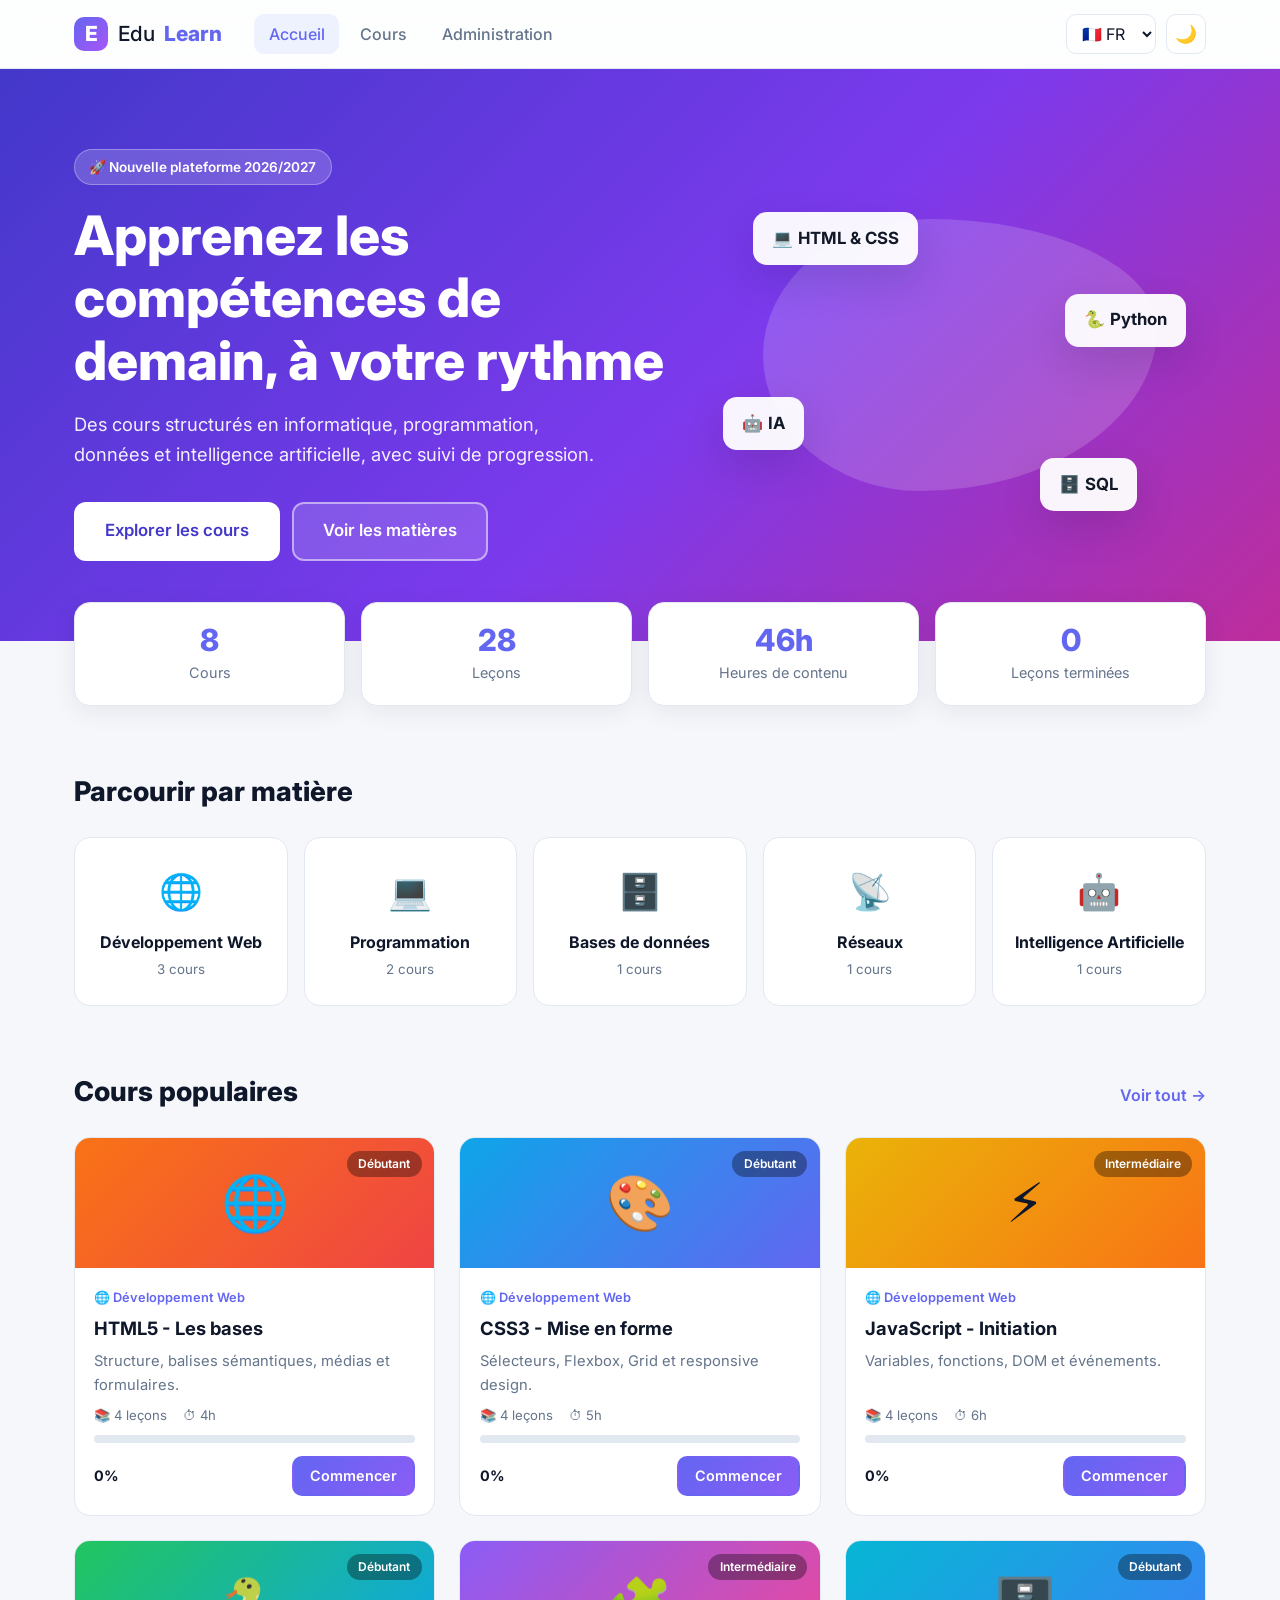
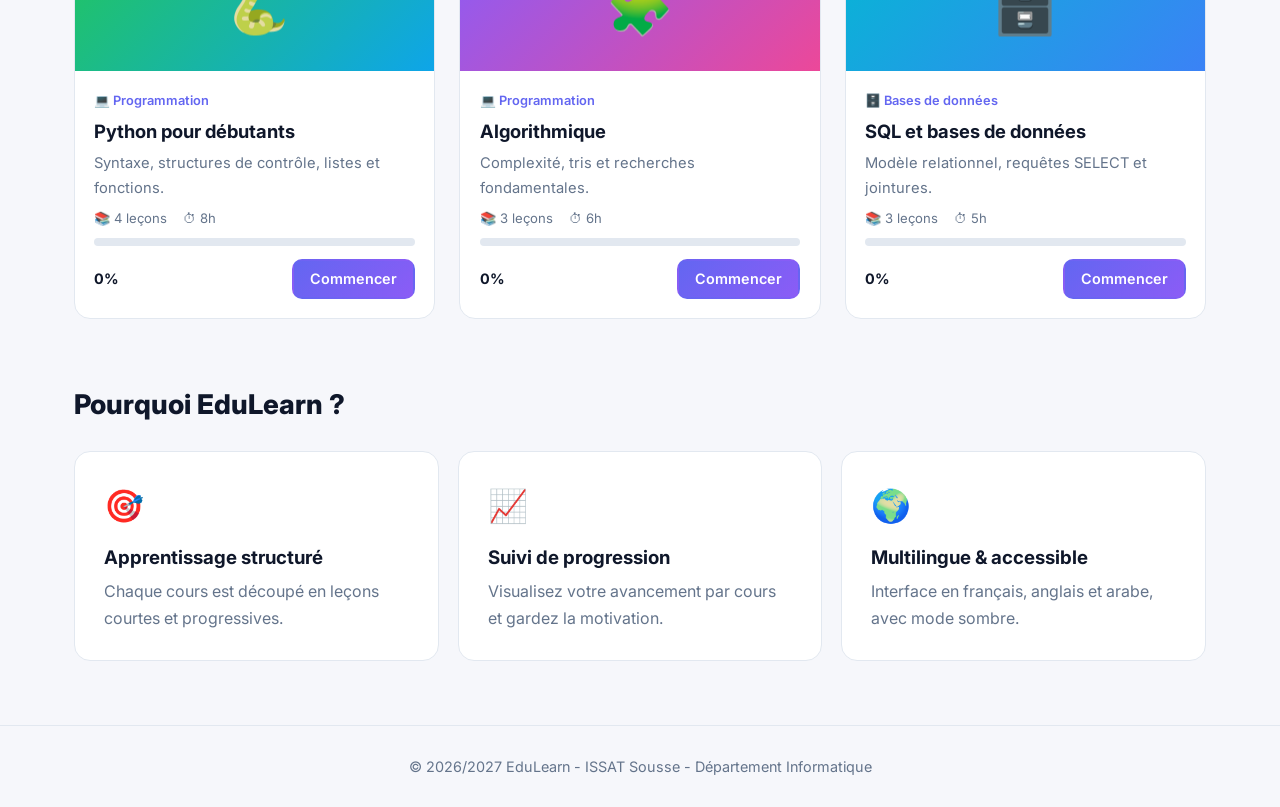
<file: index.html>
<!DOCTYPE html>
<html lang="fr">
<head>
  <meta charset="UTF-8">
  <meta name="viewport" content="width=device-width, initial-scale=1.0">
  <meta name="description" content="EduLearn - plateforme de cours en ligne">
  <title>EduLearn</title>
  <link rel="preconnect" href="https://fonts.googleapis.com">
  <link rel="preconnect" href="https://fonts.gstatic.com" crossorigin>
  <link href="https://fonts.googleapis.com/css2?family=Cairo:wght@400;600;700&family=Inter:wght@400;500;600;700;800&display=swap" rel="stylesheet">
  <link rel="stylesheet" href="style.css">
  <script src="js/i18n.js" defer></script>
  <script src="js/data.js" defer></script>
  <script src="js/app.js" defer></script>
</head>
<body data-page="app">
  <header class="site-header" id="site-header"></header>
  <main id="view"></main>
  <footer class="site-footer" id="site-footer"></footer>
</body>
</html>
</file>
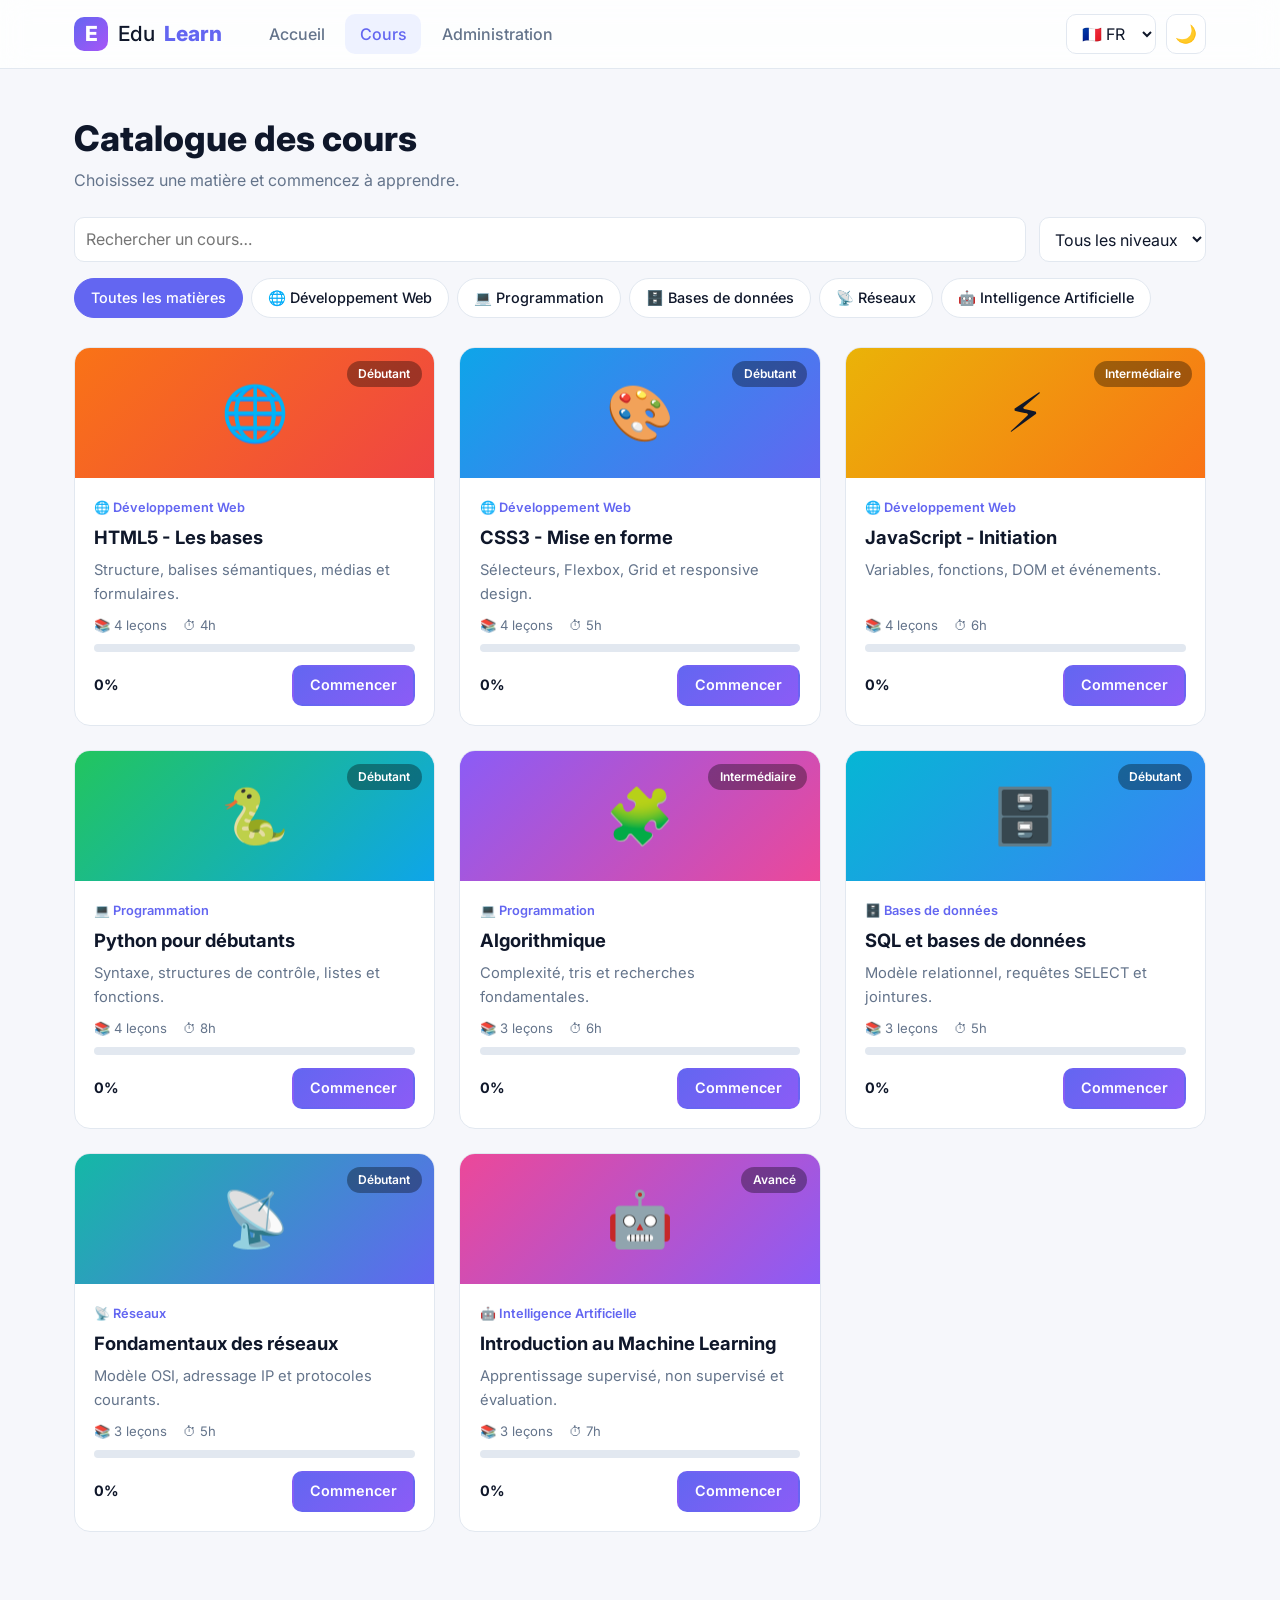
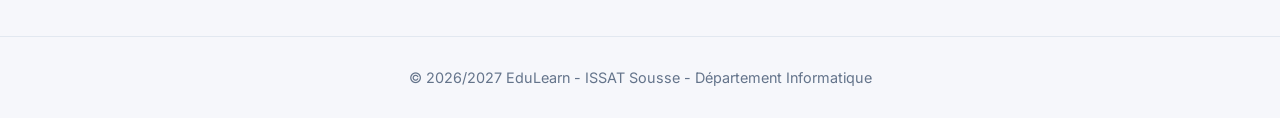
<file: pages/course.html>
<!DOCTYPE html>
<html lang="fr"><head><meta charset="UTF-8">
<script>
  const id = new URLSearchParams(location.search).get("id");
  location.replace("../index.html#/" + (id ? "course/" + encodeURIComponent(id) : "courses"));
</script>
<title>EduLearn</title></head><body></body></html>
</file>
<file: style.css>
/* ===== Thèmes ===== */
:root {
  --bg: #f6f7fb;
  --surface: #ffffff;
  --text: #0f172a;
  --muted: #64748b;
  --border: #e2e8f0;
  --primary: #6366f1;
  --primary-dark: #4f46e5;
  --accent: #06b6d4;
  --ok: #16a34a;
  --header-bg: rgba(255, 255, 255, 0.8);
  --code-bg: #0f172a;
  --soft: #eef2ff;
  --radius: 16px;
  --shadow: 0 6px 24px rgba(15, 23, 42, 0.07);
  --shadow-lg: 0 16px 40px rgba(15, 23, 42, 0.14);
  --font: "Inter", "Segoe UI", system-ui, sans-serif;
  --header-h: 68px;
}

[data-theme="dark"] {
  --bg: #0b1020;
  --surface: #131a2e;
  --text: #e5e7eb;
  --muted: #94a3b8;
  --border: #243049;
  --primary: #818cf8;
  --primary-dark: #6366f1;
  --header-bg: rgba(11, 16, 32, 0.8);
  --code-bg: #060913;
  --soft: #1b2442;
  --shadow: 0 6px 24px rgba(0, 0, 0, 0.35);
  --shadow-lg: 0 16px 40px rgba(0, 0, 0, 0.5);
}

/* ===== Reset ===== */
* { box-sizing: border-box; margin: 0; padding: 0; }
html {
  scroll-behavior: smooth;
  -webkit-text-size-adjust: 100%;
  text-size-adjust: 100%;
}
body {
  font-family: var(--font);
  background: var(--bg);
  color: var(--text);
  line-height: 1.65;
  min-height: 100vh;
  display: flex;
  flex-direction: column;
  overflow-x: clip;               /* empêche tout scroll horizontal de la page */
  transition: background 0.3s, color 0.3s;
}
html[lang="ar"] body { font-family: "Cairo", var(--font); }
main { flex: 1; min-width: 0; }
a { color: inherit; text-decoration: none; }
img, video, iframe, svg { max-width: 100%; }
[id] { scroll-margin-top: calc(var(--header-h) + 16px); }

.container { width: 100%; max-width: 1180px; margin-inline: auto; padding-inline: 1.5rem; }
.muted { color: var(--muted); }
.small { font-size: 0.85rem; }
.section { margin-top: 4rem; }
.page { padding-block: 2.5rem; }

/* ===== Header ===== */
.site-header {
  position: sticky; top: 0; z-index: 100;
  background: var(--header-bg);
  backdrop-filter: blur(14px);
  -webkit-backdrop-filter: blur(14px);
  border-bottom: 1px solid var(--border);
}
.nav-wrap { display: flex; align-items: center; gap: 2rem; height: var(--header-h); min-width: 0; }
.logo { display: flex; align-items: center; gap: 0.6rem; font-size: 1.3rem; font-weight: 500; white-space: nowrap; }
.logo b { color: var(--primary); font-weight: 800; }
.logo-mark {
  display: grid; place-items: center; flex-shrink: 0; width: 34px; height: 34px;
  background: linear-gradient(135deg, var(--primary), #a855f7);
  color: #fff; font-weight: 800; border-radius: 10px;
}
.main-nav { display: flex; gap: 0.4rem; margin-inline-end: auto; }
.main-nav a {
  padding: 0.45rem 0.9rem; border-radius: 10px; font-weight: 500; color: var(--muted);
  transition: background 0.2s, color 0.2s;
}
.main-nav a:hover { background: var(--soft); color: var(--text); }
.main-nav a.active { background: var(--soft); color: var(--primary); }

.tools { display: flex; align-items: center; gap: 0.6rem; flex-shrink: 0; }
.tools select, .toolbar select, .toolbar input {
  font: inherit; color: var(--text); background: var(--surface);
  border: 1px solid var(--border); border-radius: 10px; padding: 0.5rem 0.7rem;
}
.icon-btn {
  width: 40px; height: 40px; border-radius: 10px; font-size: 1.1rem; cursor: pointer;
  background: var(--surface); border: 1px solid var(--border); transition: transform 0.2s;
}

.burger {
  display: none; flex-direction: column; justify-content: center; gap: 5px;
  width: 40px; height: 40px; padding: 8px; background: none; border: none; cursor: pointer;
}
.burger span { display: block; width: 24px; height: 3px; background: var(--text); border-radius: 2px; transition: 0.3s; }
.burger.open span:nth-child(1) { transform: translateY(8px) rotate(45deg); }
.burger.open span:nth-child(2) { opacity: 0; }
.burger.open span:nth-child(3) { transform: translateY(-8px) rotate(-45deg); }

/* ===== Boutons ===== */
.btn {
  display: inline-flex; align-items: center; justify-content: center; gap: 0.4rem;
  padding: 0.65rem 1.3rem; font: inherit; font-weight: 600; cursor: pointer; text-align: center;
  background: linear-gradient(135deg, var(--primary), #8b5cf6);
  color: #fff; border: 2px solid transparent; border-radius: 12px;
  transition: transform 0.2s, box-shadow 0.2s, opacity 0.2s, background 0.2s;
}
.btn:disabled { opacity: 0.4; cursor: not-allowed; transform: none; box-shadow: none; }
.btn-sm { padding: 0.4rem 1rem; font-size: 0.9rem; border-radius: 10px; }
.btn-lg { padding: 0.85rem 1.8rem; font-size: 1.05rem; }
.btn-ghost { background: rgba(255, 255, 255, 0.15); border-color: rgba(255, 255, 255, 0.5); }
.btn-outline { background: transparent; color: var(--primary); border-color: var(--primary); }
.btn-success { background: var(--ok); }
.btn-success.is-done { background: transparent; color: var(--ok); border-color: var(--ok); }
.btn-light { background: #fff; color: #111827; }

/* Survols : seulement sur appareils avec souris (pas de "hover collant" sur mobile) */
@media (hover: hover) {
  .icon-btn:hover { transform: rotate(15deg) scale(1.08); }
  .btn:hover:not(:disabled) { transform: translateY(-2px); box-shadow: 0 8px 20px rgba(99, 102, 241, 0.35); }
  .btn-outline:hover:not(:disabled) { background: var(--primary); color: #fff; }
  .cat-card:hover { transform: translateY(-5px); box-shadow: var(--shadow-lg); border-color: var(--primary); }
  .card:hover { transform: translateY(-6px); box-shadow: var(--shadow-lg); }
  .card:hover .card-icon { transform: scale(1.18) rotate(-6deg); }
  .chip:hover { border-color: var(--primary); }
  .lesson-list button:hover { background: var(--soft); }
  .main-nav a:hover { background: var(--soft); color: var(--text); }
}

/* ===== Hero ===== */
.hero {
  position: relative; overflow: hidden; color: #fff;
  background: linear-gradient(135deg, #4338ca 0%, #7c3aed 55%, #db2777 120%);
  padding-block: 5rem;
}
.hero-grid { display: grid; grid-template-columns: minmax(0, 1.2fr) minmax(0, 1fr); gap: 3rem; align-items: center; }
.pill {
  display: inline-block; padding: 0.35rem 0.9rem; border-radius: 99px; font-size: 0.85rem; font-weight: 600;
  background: rgba(255, 255, 255, 0.18); border: 1px solid rgba(255, 255, 255, 0.3); margin-bottom: 1.2rem;
}
.hero h1 { font-size: clamp(1.8rem, 4.5vw, 3.4rem); line-height: 1.15; font-weight: 800; margin-bottom: 1.1rem; overflow-wrap: break-word; }
.hero p { font-size: clamp(1rem, 2.2vw, 1.15rem); opacity: 0.92; max-width: 540px; margin-bottom: 2rem; }
.hero .btn:not(.btn-ghost) { background: #fff; color: #4338ca; }
.hero-actions { display: flex; flex-wrap: wrap; gap: 0.8rem; }

.hero-visual { position: relative; height: 340px; }
.blob {
  position: absolute; inset: 10%; border-radius: 42% 58% 60% 40% / 50% 40% 60% 50%;
  background: rgba(255, 255, 255, 0.16); animation: morph 9s ease-in-out infinite;
}
@keyframes morph {
  50% { border-radius: 60% 40% 40% 60% / 40% 60% 50% 50%; transform: rotate(8deg); }
}
.float-card {
  position: absolute; padding: 0.8rem 1.2rem; border-radius: 14px; font-size: 1.05rem;
  background: rgba(255, 255, 255, 0.95); color: #111827; box-shadow: var(--shadow-lg);
  animation: float 5s ease-in-out infinite; white-space: nowrap;
}
.fc1 { top: 8%; inset-inline-start: 8%; }
.fc2 { top: 32%; inset-inline-end: 4%; animation-delay: 1s; }
.fc3 { bottom: 22%; inset-inline-start: 2%; animation-delay: 2s; }
.fc4 { bottom: 4%; inset-inline-end: 14%; animation-delay: 3s; }
@keyframes float { 50% { transform: translateY(-14px); } }

/* ===== Stats ===== */
.stats {
  display: grid; grid-template-columns: repeat(4, minmax(0, 1fr)); gap: 1rem;
  margin-top: -2.4rem; position: relative; z-index: 2;
}
.stat {
  background: var(--surface); border: 1px solid var(--border); border-radius: var(--radius);
  padding: 1.2rem; text-align: center; box-shadow: var(--shadow);
}
.stat strong { display: block; font-size: 1.9rem; font-weight: 800; color: var(--primary); line-height: 1.2; }
.stat span { font-size: 0.9rem; color: var(--muted); }

/* ===== Reprendre ===== */
.resume {
  display: flex; align-items: center; justify-content: space-between; gap: 1.5rem; flex-wrap: wrap;
  margin-top: 2rem; padding: 1.5rem 1.8rem; border-radius: var(--radius); color: #fff;
  background: linear-gradient(135deg, var(--c1), var(--c2)); box-shadow: var(--shadow);
}
.resume > div { flex: 1; min-width: min(220px, 100%); }
.resume small { opacity: 0.85; }
.resume h3 { margin: 0.2rem 0 0.8rem; overflow-wrap: anywhere; }

/* ===== Sections ===== */
.section-head { display: flex; justify-content: space-between; align-items: baseline; flex-wrap: wrap; gap: 0.4rem 1rem; margin-bottom: 1.4rem; }
.section-head h2 { font-size: 1.7rem; font-weight: 800; }
.link { color: var(--primary); font-weight: 600; }
.link:hover { text-decoration: underline; }

.cat-grid { display: grid; grid-template-columns: repeat(auto-fit, minmax(min(190px, 100%), 1fr)); gap: 1rem; }
.cat-card {
  display: flex; flex-direction: column; align-items: center; text-align: center; gap: 0.2rem;
  padding: 1.5rem 1rem; background: var(--surface); border: 1px solid var(--border);
  border-radius: var(--radius); transition: transform 0.25s, box-shadow 0.25s, border-color 0.25s;
}
.cat-icon { font-size: 2.2rem; margin-bottom: 0.4rem; }
.cat-card small { color: var(--muted); }

.features { display: grid; grid-template-columns: repeat(auto-fit, minmax(min(250px, 100%), 1fr)); gap: 1.2rem; }
.feature { padding: 1.8rem; background: var(--surface); border: 1px solid var(--border); border-radius: var(--radius); }
.feature span { font-size: 2rem; }
.feature h3 { margin: 0.6rem 0 0.3rem; }
.feature p { color: var(--muted); }

/* ===== Cartes de cours ===== */
.grid { display: grid; grid-template-columns: repeat(auto-fill, minmax(min(280px, 100%), 1fr)); gap: 1.5rem; }
.card {
  display: flex; flex-direction: column; overflow: hidden; min-width: 0;
  background: var(--surface); border: 1px solid var(--border); border-radius: var(--radius);
  transition: transform 0.25s, box-shadow 0.25s;
}
.card-cover {
  position: relative; height: 130px; display: grid; place-items: center;
  background: linear-gradient(135deg, var(--c1), var(--c2));
}
.card-icon { font-size: 3.4rem; transition: transform 0.3s; }
.badge {
  position: absolute; top: 0.8rem; inset-inline-end: 0.8rem; font-size: 0.75rem; font-weight: 600;
  padding: 0.2rem 0.7rem; border-radius: 99px; background: rgba(0, 0, 0, 0.35); color: #fff;
}
.card-body { padding: 1.2rem; display: flex; flex-direction: column; flex: 1; gap: 0.5rem; }
.cat { font-size: 0.8rem; font-weight: 600; color: var(--primary); }
.card-body h3 { font-size: 1.15rem; line-height: 1.3; }
.card-body p { color: var(--muted); font-size: 0.92rem; flex: 1; }
.meta { display: flex; flex-wrap: wrap; gap: 0.3rem 1rem; font-size: 0.82rem; color: var(--muted); }
.card-foot { display: flex; justify-content: space-between; align-items: center; margin-top: 0.3rem; }
.pct { font-weight: 700; font-size: 0.9rem; }

/* ===== Progression ===== */
.progress { height: 8px; background: var(--border); border-radius: 99px; overflow: hidden; }
.progress.light { background: rgba(255, 255, 255, 0.3); }
.progress-fill {
  height: 100%; border-radius: 99px;
  background: linear-gradient(90deg, #22c55e, #06b6d4); transition: width 0.6s ease;
}

/* ===== Catalogue ===== */
.page-head { margin-bottom: 1.5rem; }
.page-head h1 { font-size: clamp(1.6rem, 4vw, 2.2rem); font-weight: 800; }
.toolbar { display: flex; gap: 0.8rem; flex-wrap: wrap; margin-bottom: 1rem; }
.toolbar input { flex: 1; min-width: min(220px, 100%); }
.chips { display: flex; flex-wrap: wrap; gap: 0.5rem; margin-bottom: 1.8rem; }
.chip {
  font: inherit; font-size: 0.9rem; font-weight: 500; cursor: pointer; color: var(--text);
  padding: 0.45rem 1rem; border-radius: 99px; background: var(--surface); border: 1px solid var(--border);
  transition: 0.2s; white-space: nowrap;
}
.chip.active { background: var(--primary); border-color: var(--primary); color: #fff; }
.empty { text-align: center; color: var(--muted); padding: 3rem 0; }

/* ===== Lecteur de cours ===== */
.course-layout { display: grid; grid-template-columns: 320px minmax(0, 1fr); gap: 1.8rem; align-items: start; }
.sidebar {
  position: sticky; top: calc(var(--header-h) + 22px); padding: 1.4rem; min-width: 0;
  max-height: calc(100vh - var(--header-h) - 44px); overflow-y: auto;
  background: var(--surface); border: 1px solid var(--border); border-radius: var(--radius);
}
.back { display: inline-block; font-size: 0.88rem; color: var(--muted); margin-bottom: 1rem; }
.back:hover { color: var(--primary); }
.side-head { display: flex; align-items: center; gap: 0.8rem; margin-bottom: 1rem; }
.side-head span {
  display: grid; place-items: center; flex-shrink: 0; width: 46px; height: 46px; font-size: 1.5rem;
  border-radius: 12px; background: linear-gradient(135deg, var(--c1), var(--c2));
}
.side-head h2 { font-size: 1.05rem; line-height: 1.3; overflow-wrap: anywhere; }
.sidebar .small { margin: 0.4rem 0 1rem; }

.lesson-list { list-style: none; display: grid; gap: 0.4rem; }
.lesson-list button {
  width: 100%; min-height: 44px; display: flex; align-items: center; gap: 0.7rem; text-align: start;
  font: inherit; font-size: 0.93rem; color: var(--text); cursor: pointer;
  padding: 0.65rem 0.8rem; border-radius: 10px; background: transparent; border: 1px solid transparent;
  transition: 0.2s;
}
.lesson-list button.active { background: var(--soft); border-color: var(--primary); font-weight: 600; }
.num {
  display: grid; place-items: center; flex-shrink: 0; width: 26px; height: 26px;
  font-size: 0.78rem; font-weight: 700; border-radius: 50%; background: var(--border);
}
.lesson-list button.completed .num { background: var(--ok); color: #fff; }

.lesson {
  padding: 2rem 2.2rem; background: var(--surface);
  border: 1px solid var(--border); border-radius: var(--radius); min-width: 0;
}
.crumbs { font-size: 0.85rem; color: var(--muted); margin-bottom: 0.5rem; }
.lesson h1 { font-size: clamp(1.4rem, 3.5vw, 1.9rem); font-weight: 800; margin-bottom: 1.2rem; overflow-wrap: break-word; }

.video-box { aspect-ratio: 16 / 9; width: 100%; border-radius: 14px; overflow: hidden; margin-bottom: 0.6rem; background: #0f172a; }
.video-box iframe, .video-box video { width: 100%; height: 100%; border: 0; display: block; }
.video-credit { margin-bottom: 1.6rem; }
.video-credit a { color: var(--primary); font-weight: 600; }
.video-ph {
  height: 100%; display: flex; flex-direction: column; align-items: center; justify-content: center; gap: 0.4rem;
  color: #cbd5e1; background: linear-gradient(135deg, var(--c1), var(--c2)); opacity: 0.9;
}
.video-ph span { font-size: 3rem; }

.prose { overflow-wrap: break-word; }
.prose > * + * { margin-top: 1rem; }
.prose ul, .prose ol { padding-inline-start: 1.4rem; }
.prose li + li { margin-top: 0.3rem; }
.prose pre {
  max-width: 100%; background: var(--code-bg); color: #e2e8f0; padding: 1.1rem 1.2rem; border-radius: 12px;
  overflow-x: auto; font-size: 0.9rem; direction: ltr; text-align: left; -webkit-overflow-scrolling: touch;
}
.prose code { font-family: "JetBrains Mono", Consolas, "Courier New", monospace; }
.prose :not(pre) > code { background: var(--soft); color: var(--primary); padding: 2px 7px; border-radius: 6px; font-size: 0.9em; }
.callout {
  padding: 0.9rem 1.1rem; border-radius: 12px; background: var(--soft);
  border-inline-start: 4px solid var(--primary);
}

.lesson-actions {
  display: flex; flex-wrap: wrap; justify-content: space-between; gap: 0.8rem;
  margin-top: 2rem; padding-top: 1.5rem; border-top: 1px solid var(--border);
}

/* ===== Toast ===== */
.toast {
  position: fixed; bottom: 24px; inset-inline-start: 50%; transform: translate(-50%, 30px);
  width: max-content; max-width: calc(100vw - 2rem); text-align: center;
  background: #111827; color: #fff; padding: 0.9rem 1.5rem; border-radius: 12px;
  box-shadow: var(--shadow-lg); opacity: 0; pointer-events: none; transition: 0.4s; z-index: 200;
}
[dir="rtl"] .toast { transform: translate(50%, 30px); }
.toast.show { opacity: 1; transform: translate(-50%, 0); }
[dir="rtl"] .toast.show { transform: translate(50%, 0); }

/* ===== Footer ===== */
.site-footer {
  margin-top: 4rem; padding: 1.8rem 0; text-align: center;
  color: var(--muted); font-size: 0.9rem; border-top: 1px solid var(--border);
}

/* =====================================================
   RESPONSIVE
   ===================================================== */

/* ----- Grands écrans ----- */
@media (min-width: 1400px) {
  .container { max-width: 1280px; }
  .course-layout { grid-template-columns: 340px minmax(0, 1fr); }
}

/* ----- Petits laptops ----- */
@media (max-width: 1200px) {
  .course-layout { grid-template-columns: 280px minmax(0, 1fr); gap: 1.4rem; }
  .lesson { padding: 1.8rem; }
}

/* ----- Tablette ----- */
@media (max-width: 992px) {
  .hero { padding-block: 4rem; }
  .hero-grid { grid-template-columns: minmax(0, 1fr); text-align: center; gap: 2rem; }
  .hero p { margin-inline: auto; }
  .hero-actions { justify-content: center; }
  .hero-visual { display: none; }

  .stats { grid-template-columns: repeat(2, minmax(0, 1fr)); }

  /* La page de cours passe sur une colonne */
  .course-layout { grid-template-columns: minmax(0, 1fr); }
  .sidebar { position: static; max-height: none; overflow: visible; }
  .lesson-list { grid-template-columns: repeat(auto-fit, minmax(min(240px, 100%), 1fr)); }
}

/* ----- Mobile ----- */
@media (max-width: 768px) {
  :root { --header-h: 62px; }

  .section { margin-top: 3rem; }
  .page { padding-block: 1.6rem; }
  .section-head h2 { font-size: 1.4rem; }

  /* Header + menu burger */
  .nav-wrap { gap: 0.8rem; }
  .burger { display: flex; }
  .tools { margin-inline-start: auto; gap: 0.4rem; }
  .main-nav {
    position: absolute; top: 100%; inset-inline: 0;
    flex-direction: column; gap: 0; margin: 0;
    background: var(--surface);
    max-height: 0; overflow: hidden; opacity: 0; visibility: hidden;
    transition: max-height 0.35s ease, opacity 0.25s, visibility 0.35s;
  }
  .main-nav.open {
    max-height: 260px; opacity: 1; visibility: visible;
    border-bottom: 1px solid var(--border); box-shadow: var(--shadow);
  }
  .main-nav a { border-radius: 0; padding: 1rem 1.5rem; min-height: 48px; }

  /* Hero */
  .hero { padding-block: 2.8rem; }
  .hero-actions .btn { flex: 1 1 100%; }
  .stats { margin-top: -1.6rem; }

  /* Reprendre */
  .resume { padding: 1.2rem; }
  .resume .btn { width: 100%; }

  /* Catalogue : puces sur une ligne défilante */
  .chips {
    flex-wrap: nowrap; overflow-x: auto; -webkit-overflow-scrolling: touch;
    margin-inline: -1.5rem; padding: 0.2rem 1.5rem 0.6rem; scrollbar-width: none;
  }
  .chips::-webkit-scrollbar { display: none; }
  .chip { flex-shrink: 0; }

  /* Lecteur de cours */
  .lesson { padding: 1.2rem; }
  .lesson-list { grid-template-columns: minmax(0, 1fr); }
  .video-box { border-radius: 10px; }
  .prose pre { padding: 0.9rem; font-size: 0.82rem; }

  .lesson-actions { display: grid; grid-template-columns: 1fr 1fr; gap: 0.7rem; }
  .lesson-actions #done { grid-column: 1 / -1; order: -1; }
  .lesson-actions .btn { width: 100%; padding-inline: 0.6rem; min-height: 46px; }

  .site-footer { margin-top: 3rem; }
}

/* ----- Petits téléphones ----- */
@media (max-width: 480px) {
  .container { padding-inline: 1rem; }
  .chips { margin-inline: -1rem; padding-inline: 1rem; }

  .logo { font-size: 1.1rem; gap: 0.45rem; }
  .logo-mark { width: 30px; height: 30px; border-radius: 8px; }
  .tools select { padding: 0.4rem 0.35rem; font-size: 0.85rem; }
  .icon-btn { width: 38px; height: 38px; }

  .stats { gap: 0.6rem; }
  .stat { padding: 0.9rem 0.5rem; }
  .stat strong { font-size: 1.5rem; }
  .stat span { font-size: 0.8rem; }

  .toolbar > * { flex: 1 1 100%; }
  .grid { gap: 1.1rem; }
  .feature { padding: 1.3rem; }
  .hero-actions .btn-lg { padding: 0.75rem 1.2rem; font-size: 1rem; }
}

/* ----- Très petits écrans (≤ 360px) ----- */
@media (max-width: 360px) {
  .nav-wrap { gap: 0.5rem; }
  .logo { font-size: 1rem; }
  .tools select { max-width: 66px; }
  .lesson-actions { grid-template-columns: minmax(0, 1fr); }
  .lesson-actions #done { order: 0; }
}

/* Accessibilité : réduire les animations */
@media (prefers-reduced-motion: reduce) {
  *, *::before, *::after { animation: none !important; transition: none !important; scroll-behavior: auto !important; }
}

/* ===== Liens de leçons (remplacent les boutons de la sidebar) ===== */
.lesson-link{display:flex;align-items:center;gap:.6rem;padding:.55rem .7rem;border-radius:10px;color:inherit;text-decoration:none}
.lesson-link:hover{background:rgba(127,127,127,.12)}
.lesson-link.active{background:rgba(127,127,127,.18);font-weight:700}
.lesson-link .num{display:inline-grid;place-items:center;min-width:1.7rem;height:1.7rem;border-radius:50%;background:rgba(127,127,127,.2);font-size:.8rem}
.lesson-link.completed .num{background:#22c55e;color:#fff}
.lesson-link:focus-visible{outline:3px solid var(--c1,#6366f1);outline-offset:2px}

/* ===== Marqueurs de progression ===== */
.markers{display:flex;gap:6px;margin:.5rem 0 1.25rem}
.marker{flex:1;height:10px;border-radius:99px;background:rgba(127,127,127,.25);transition:background .2s}
.marker.done{background:var(--c1,#6366f1)}
.marker.current{outline:2px solid var(--c1,#6366f1);outline-offset:2px}
.marker:hover{background:var(--c2,#8b5cf6)}

/* ===== Quiz ===== */
.side-quiz{display:flex;align-items:center;gap:.6rem;margin-top:1rem;padding:.75rem .9rem;border:2px dashed rgba(127,127,127,.5);border-radius:12px;color:inherit;text-decoration:none;font-weight:600}
.side-quiz small{margin-inline-start:auto}
.side-quiz:hover,.side-quiz.active{border-style:solid;border-color:var(--c1,#6366f1)}
.quiz-head{display:flex;justify-content:space-between;align-items:center;gap:1rem;flex-wrap:wrap}
.quiz-q{margin:1.25rem 0 .5rem}
.quiz-options{display:grid;gap:.75rem;margin:1rem 0}
.quiz-opt{text-align:start;padding:.9rem 1.1rem;border:2px solid rgba(127,127,127,.3);border-radius:12px;background:transparent;color:inherit;font:inherit;cursor:pointer;transition:border-color .15s,background .15s}
.quiz-opt:hover:not(:disabled){border-color:var(--c1,#6366f1)}
.quiz-opt:focus-visible{outline:3px solid var(--c1,#6366f1);outline-offset:2px}
.quiz-opt:disabled{cursor:default;color:inherit}
.quiz-opt.correct{border-color:#22c55e;background:rgba(34,197,94,.15)}
.quiz-opt.wrong{border-color:#ef4444;background:rgba(239,68,68,.15)}
.quiz-feedback{min-height:1.6rem;margin-bottom:.5rem}
.quiz-feedback.ok strong{color:#16a34a}
.quiz-feedback.ko strong{color:#dc2626}
.quiz-result{text-align:center;padding:1.5rem 0}
.quiz-score{font-size:3.5rem;font-weight:800;line-height:1.1;margin:.5rem 0;color:var(--c1,#6366f1)}
.quiz-result .lesson-actions{justify-content:center}

/* ===== Administration ===== */
.admin-grid{display:grid;gap:1.5rem;grid-template-columns:repeat(auto-fit,minmax(320px,1fr));align-items:start}
.admin-card{padding:1.25rem;border:1px solid rgba(127,127,127,.3);border-radius:16px}
.admin-card h2{margin-top:0}
.admin-form{display:grid;gap:.75rem}
.admin-form label{display:grid;gap:.3rem;font-weight:600;font-size:.9rem}
.admin-form input,.admin-form select,.admin-form textarea{width:100%;padding:.6rem .75rem;border:1px solid rgba(127,127,127,.4);border-radius:10px;background:transparent;color:inherit;font:inherit}
.admin-form input:focus-visible,.admin-form select:focus-visible,.admin-form textarea:focus-visible{outline:3px solid #6366f1;outline-offset:1px}
.admin-form select option{color:#111}
.admin-row{display:grid;gap:.75rem;grid-template-columns:1fr 1fr}
.form-error{color:#dc2626;font-weight:600;margin:0}
.admin-list{list-style:none;margin:0;padding:0;display:grid;gap:.5rem}
.admin-list li{display:flex;align-items:center;gap:.75rem;padding:.6rem;border:1px solid rgba(127,127,127,.25);border-radius:12px}
.admin-ico{font-size:1.5rem}
.admin-info{flex:1;display:grid;min-width:0}
.tag-custom{padding:.05rem .45rem;border-radius:99px;background:rgba(99,102,241,.2);font-size:.75rem}
.admin-actions{display:flex;gap:.5rem;flex-wrap:wrap;margin-top:1rem}

@media (prefers-reduced-motion: reduce){
  .marker,.quiz-opt{transition:none}
}
.video-progress{margin:.6rem 0 1.2rem}
.vbar{height:8px;border-radius:99px;background:rgba(127,127,127,.25);overflow:hidden}
.vbar-fill{height:100%;width:0;background:var(--c1,#6366f1);transition:width .4s}
.vbar-info{display:flex;justify-content:space-between;align-items:center;gap:.5rem;margin-top:.4rem;flex-wrap:wrap}
@media (prefers-reduced-motion: reduce){.vbar-fill{transition:none}}
</file>
